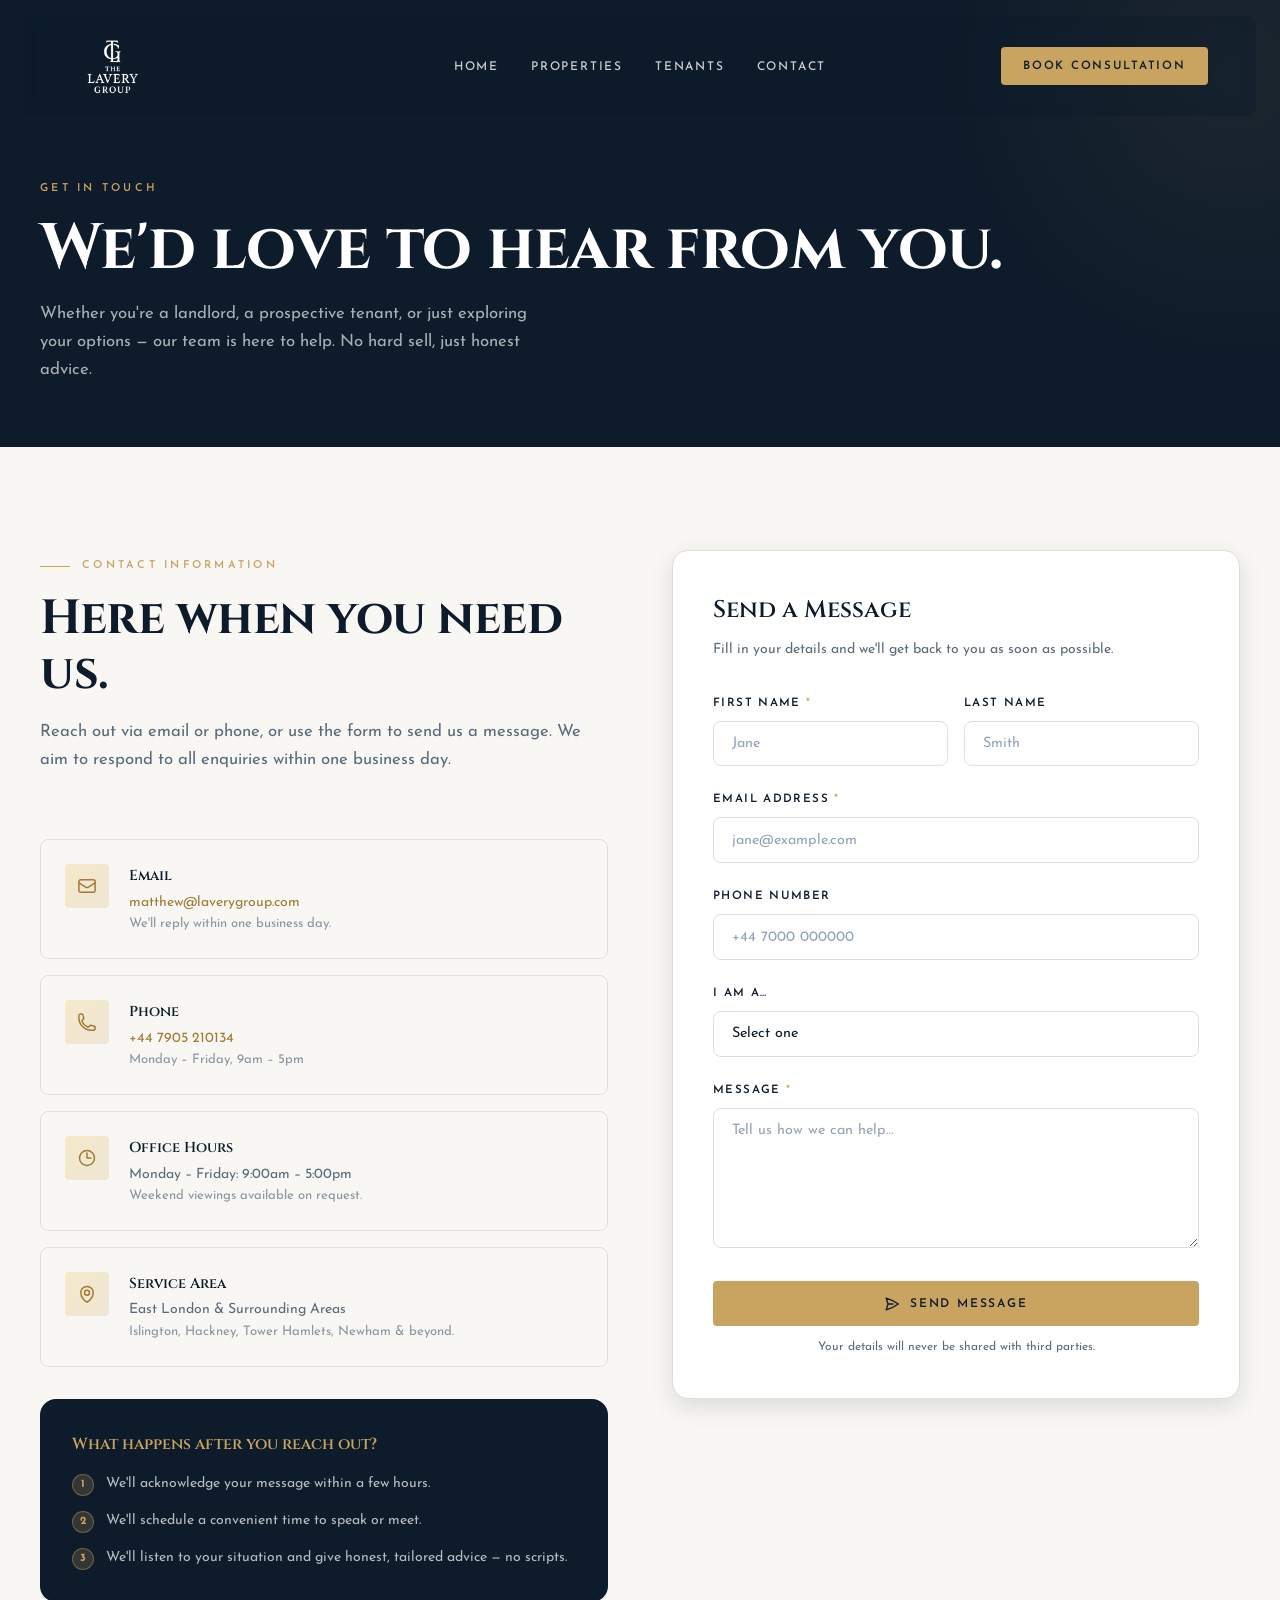
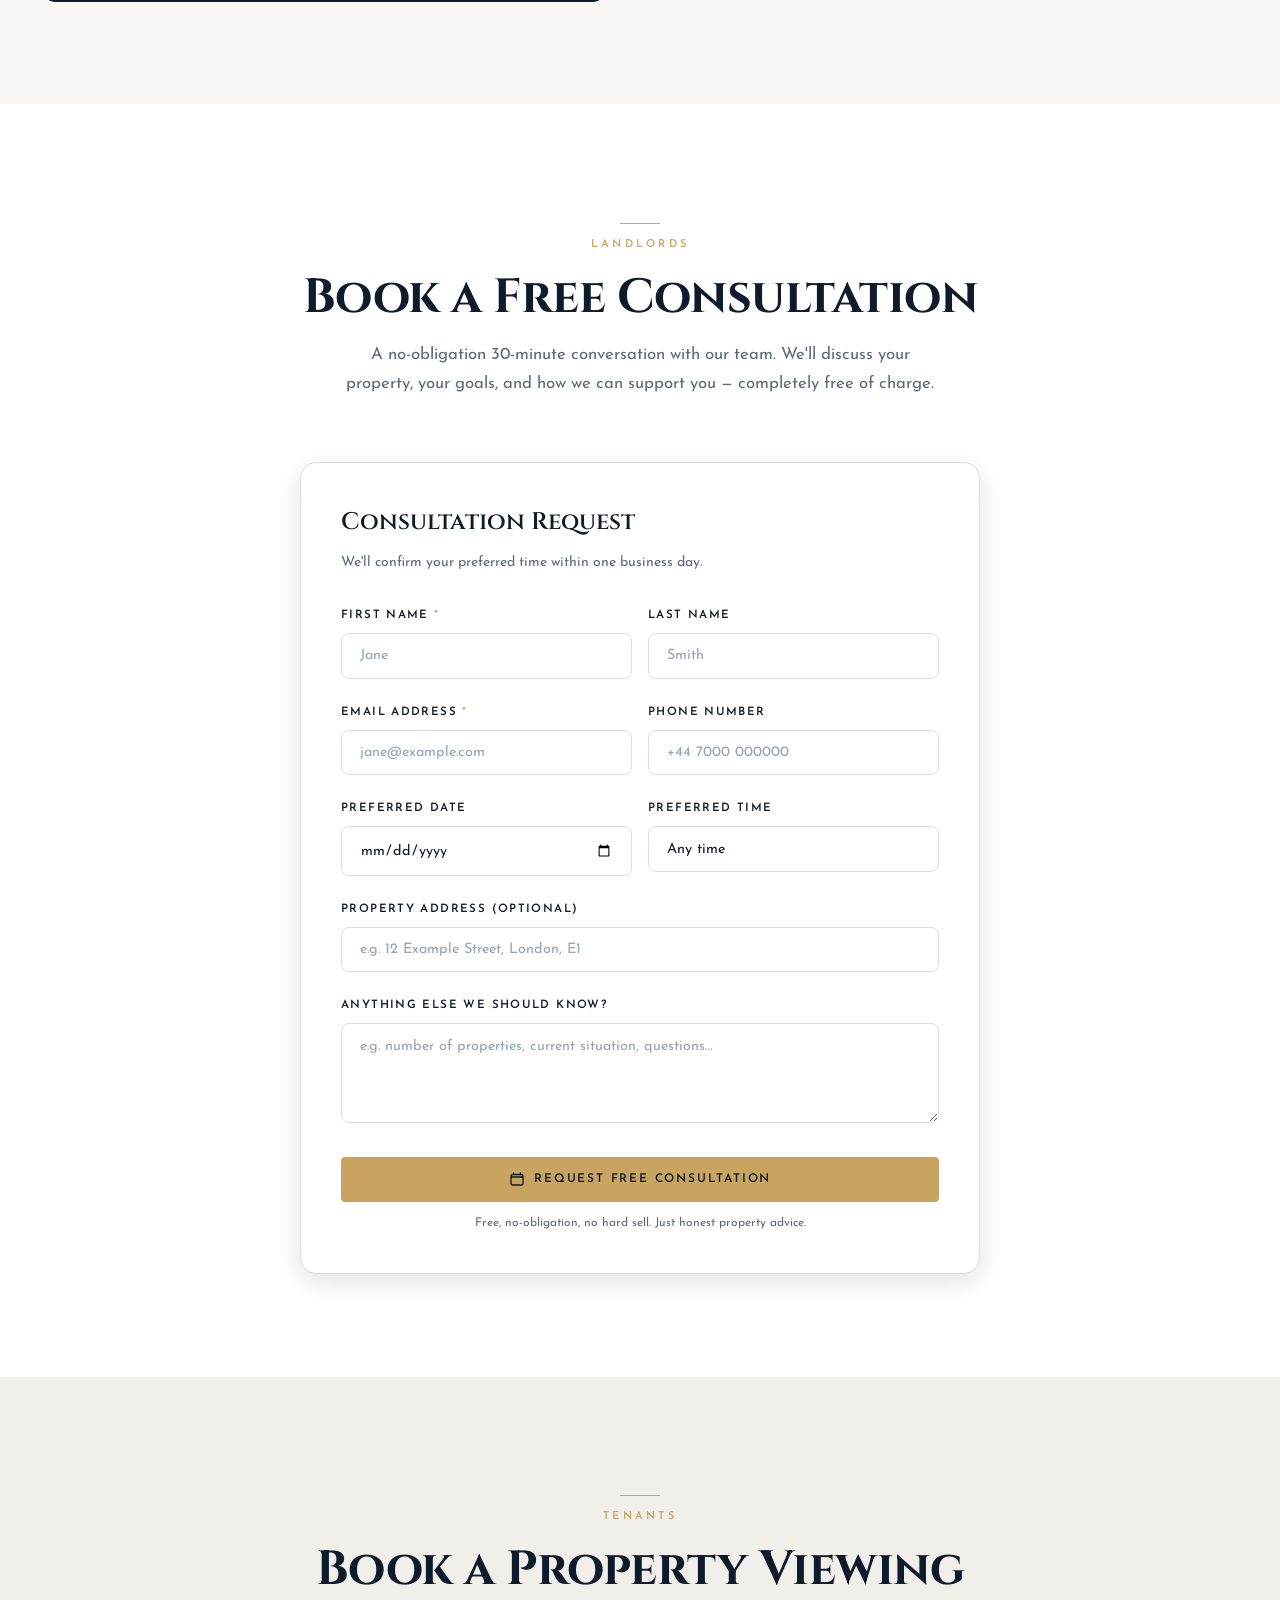
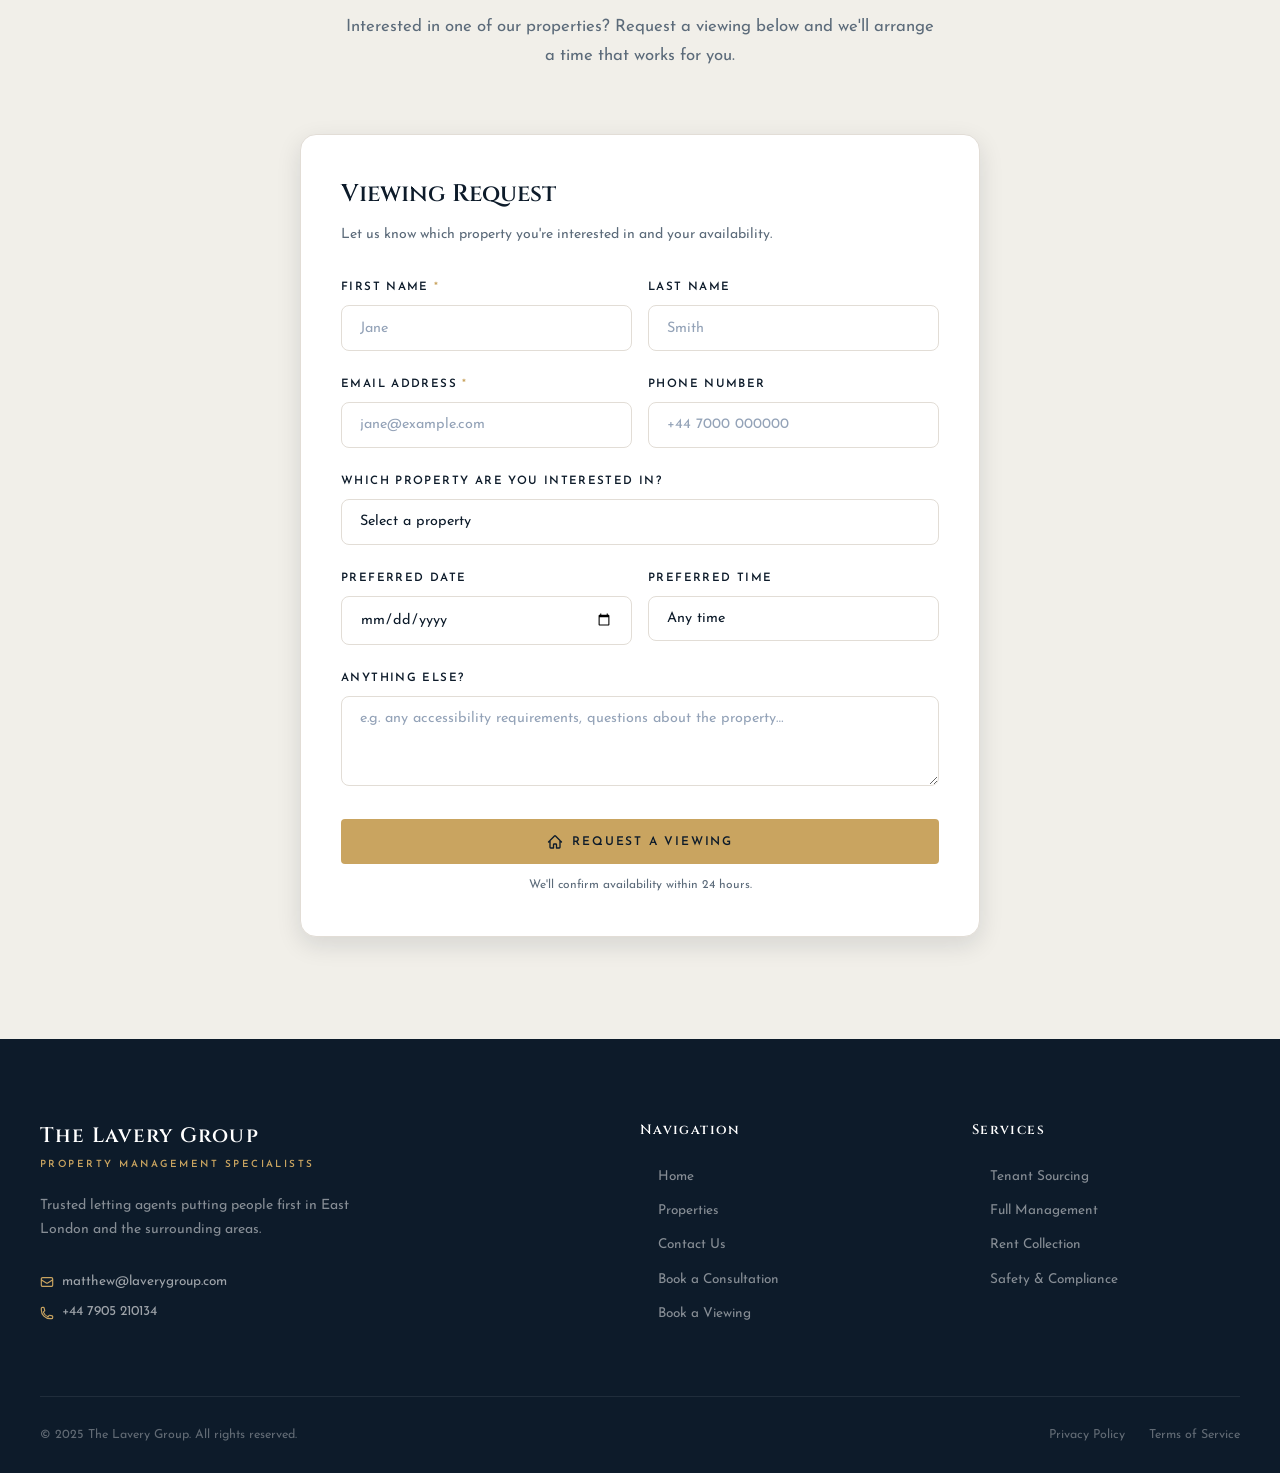
<file: contact.html>
<!DOCTYPE html>
<html lang="en">
<head>
  <meta charset="UTF-8">
  <meta name="viewport" content="width=device-width, initial-scale=1.0">
  <title>Contact & Book a Consultation — The Lavery Group</title>
  <meta name="description" content="Get in touch with The Lavery Group. Book a free 30-minute consultation, arrange a property viewing, or enquire about our letting and management services in East London.">
  <meta name="theme-color" content="#0D1B2A">
  <link rel="canonical" href="https://www.laverygroup.com/contact">

  <!-- Open Graph -->
  <meta property="og:title" content="Contact & Book a Consultation — The Lavery Group">
  <meta property="og:description" content="Book a free 30-minute consultation or property viewing with The Lavery Group, East London letting agents.">
  <meta property="og:image" content="https://static.wixstatic.com/media/83a797_4f2507a23af3403082304eda7502f715~mv2.jpg">
  <meta property="og:type" content="website">
  <meta property="og:url" content="https://www.laverygroup.com/contact">

  <script type="application/ld+json">
  {
    "@context": "https://schema.org",
    "@type": "ContactPage",
    "name": "Contact The Lavery Group",
    "description": "Book a consultation or property viewing with The Lavery Group, East London letting agents.",
    "url": "https://www.laverygroup.com/contact",
    "mainEntity": {
      "@type": "RealEstateAgent",
      "@id": "https://www.laverygroup.com/#organization",
      "name": "The Lavery Group",
      "url": "https://www.laverygroup.com",
      "email": "matthew@laverygroup.com",
      "telephone": "+447905210134",
      "openingHours": ["Mo-Fr 09:00-17:00"]
    }
  }
  </script>

  <link rel="icon" type="image/png" href="fav_TLG.png">
  <link rel="apple-touch-icon" href="fav_TLG.png">
  <link rel="stylesheet" href="css/styles.css">
</head>
<body>

  <!-- ====== NAV ====== -->
  <nav class="nav scrolled" aria-label="Main navigation">
    <div class="container">
      <div class="nav__inner">
        <a href="index.html" class="nav__logo" aria-label="The Lavery Group — Home">
          <img src="lavery_logo.png" alt="The Lavery Group" height="46">
        </a>
        <ul class="nav__links" role="list">
          <li><a href="index.html" class="nav__link">Home</a></li>
          <li><a href="properties.html" class="nav__link">Properties</a></li>
          <li><a href="contact.html" class="nav__link" aria-current="page">Tenants</a></li>
          <li><a href="contact.html" class="nav__link">Contact</a></li>
        </ul>
        <div class="nav__actions">
          <a href="#booking" class="nav__cta">Book Consultation</a>
          <button class="nav__hamburger" aria-label="Open menu" aria-expanded="false">
            <span></span><span></span><span></span>
          </button>
        </div>
      </div>
    </div>
  </nav>

  <!-- Mobile Menu -->
  <div class="nav__mobile" role="dialog" aria-label="Mobile navigation">
    <a href="index.html" class="nav__mobile-link">Home</a>
    <a href="properties.html" class="nav__mobile-link">Properties</a>
    <a href="contact.html" class="nav__mobile-link">Tenants</a>
    <a href="contact.html" class="nav__mobile-link">Contact</a>
    <a href="#booking" class="nav__mobile-link" style="color:var(--gold)">Book Consultation</a>
  </div>

  <!-- ====== PAGE HERO ====== -->
  <header class="page-hero">
    <div class="container">
      <p class="page-hero__eyebrow">Get in Touch</p>
      <h1 class="page-hero__title">We'd love to hear from you.</h1>
      <p class="page-hero__sub">Whether you're a landlord, a prospective tenant, or just exploring your options — our team is here to help. No hard sell, just honest advice.</p>
    </div>
  </header>

  <!-- ====== CONTACT GRID ====== -->
  <main class="section section--cream">
    <div class="container">
      <div class="contact-grid">

        <!-- Left: Info -->
        <div class="reveal reveal--left">
          <div class="section__header">
            <p class="section__eyebrow">Contact Information</p>
            <h2 class="section__title">Here when you need us.</h2>
            <p class="section__sub">Reach out via email or phone, or use the form to send us a message. We aim to respond to all enquiries within one business day.</p>
          </div>

          <div class="contact-info-cards">
            <div class="contact-info-card">
              <div class="contact-info-card__icon" aria-hidden="true">
                <svg xmlns="http://www.w3.org/2000/svg" fill="none" viewBox="0 0 24 24" stroke-width="1.8" stroke="currentColor"><path stroke-linecap="round" stroke-linejoin="round" d="M21.75 6.75v10.5a2.25 2.25 0 01-2.25 2.25h-15a2.25 2.25 0 01-2.25-2.25V6.75m19.5 0A2.25 2.25 0 0019.5 4.5h-15a2.25 2.25 0 00-2.25 2.25m19.5 0v.243a2.25 2.25 0 01-1.07 1.916l-7.5 4.615a2.25 2.25 0 01-2.36 0L3.32 8.91a2.25 2.25 0 01-1.07-1.916V6.75"/></svg>
              </div>
              <div>
                <div class="contact-info-card__title">Email</div>
                <div class="contact-info-card__detail">
                  <a href="mailto:matthew@laverygroup.com">matthew@laverygroup.com</a><br>
                  <span style="font-size:0.82rem; opacity:0.7;">We'll reply within one business day.</span>
                </div>
              </div>
            </div>

            <div class="contact-info-card">
              <div class="contact-info-card__icon" aria-hidden="true">
                <svg xmlns="http://www.w3.org/2000/svg" fill="none" viewBox="0 0 24 24" stroke-width="1.8" stroke="currentColor"><path stroke-linecap="round" stroke-linejoin="round" d="M2.25 6.75c0 8.284 6.716 15 15 15h2.25a2.25 2.25 0 002.25-2.25v-1.372c0-.516-.351-.966-.852-1.091l-4.423-1.106c-.44-.11-.902.055-1.173.417l-.97 1.293c-.282.376-.769.542-1.21.38a12.035 12.035 0 01-7.143-7.143c-.162-.441.004-.928.38-1.21l1.293-.97c.363-.271.527-.734.417-1.173L6.963 3.102a1.125 1.125 0 00-1.091-.852H4.5A2.25 2.25 0 002.25 4.5v2.25z"/></svg>
              </div>
              <div>
                <div class="contact-info-card__title">Phone</div>
                <div class="contact-info-card__detail">
                  <a href="tel:+447905210134">+44 7905 210134</a><br>
                  <span style="font-size:0.82rem; opacity:0.7;">Monday – Friday, 9am – 5pm</span>
                </div>
              </div>
            </div>

            <div class="contact-info-card">
              <div class="contact-info-card__icon" aria-hidden="true">
                <svg xmlns="http://www.w3.org/2000/svg" fill="none" viewBox="0 0 24 24" stroke-width="1.8" stroke="currentColor"><path stroke-linecap="round" stroke-linejoin="round" d="M12 6v6h4.5m4.5 0a9 9 0 11-18 0 9 9 0 0118 0z"/></svg>
              </div>
              <div>
                <div class="contact-info-card__title">Office Hours</div>
                <div class="contact-info-card__detail">
                  Monday – Friday: 9:00am – 5:00pm<br>
                  <span style="font-size:0.82rem; opacity:0.7;">Weekend viewings available on request.</span>
                </div>
              </div>
            </div>

            <div class="contact-info-card">
              <div class="contact-info-card__icon" aria-hidden="true">
                <svg xmlns="http://www.w3.org/2000/svg" fill="none" viewBox="0 0 24 24" stroke-width="1.8" stroke="currentColor"><path stroke-linecap="round" stroke-linejoin="round" d="M15 10.5a3 3 0 11-6 0 3 3 0 016 0z"/><path stroke-linecap="round" stroke-linejoin="round" d="M19.5 10.5c0 7.142-7.5 11.25-7.5 11.25S4.5 17.642 4.5 10.5a7.5 7.5 0 1115 0z"/></svg>
              </div>
              <div>
                <div class="contact-info-card__title">Service Area</div>
                <div class="contact-info-card__detail">
                  East London &amp; Surrounding Areas<br>
                  <span style="font-size:0.82rem; opacity:0.7;">Islington, Hackney, Tower Hamlets, Newham &amp; beyond.</span>
                </div>
              </div>
            </div>
          </div>

          <!-- What to expect -->
          <div style="background:var(--navy); border-radius:var(--radius-lg); padding:2rem; color:var(--white);">
            <h3 style="font-family:var(--font-heading); font-size:1rem; font-weight:600; color:var(--gold); margin-bottom:1rem;">What happens after you reach out?</h3>
            <ul style="display:flex; flex-direction:column; gap:0.875rem;">
              <li style="display:flex; gap:0.75rem; font-size:0.88rem; color:rgba(255,255,255,0.7); line-height:1.55;">
                <span style="width:22px; height:22px; border-radius:50%; background:rgba(201,164,96,0.2); border:1px solid rgba(201,164,96,0.4); display:flex; align-items:center; justify-content:center; font-size:0.68rem; font-weight:700; color:var(--gold); flex-shrink:0; margin-top:1px;">1</span>
                We'll acknowledge your message within a few hours.
              </li>
              <li style="display:flex; gap:0.75rem; font-size:0.88rem; color:rgba(255,255,255,0.7); line-height:1.55;">
                <span style="width:22px; height:22px; border-radius:50%; background:rgba(201,164,96,0.2); border:1px solid rgba(201,164,96,0.4); display:flex; align-items:center; justify-content:center; font-size:0.68rem; font-weight:700; color:var(--gold); flex-shrink:0; margin-top:1px;">2</span>
                We'll schedule a convenient time to speak or meet.
              </li>
              <li style="display:flex; gap:0.75rem; font-size:0.88rem; color:rgba(255,255,255,0.7); line-height:1.55;">
                <span style="width:22px; height:22px; border-radius:50%; background:rgba(201,164,96,0.2); border:1px solid rgba(201,164,96,0.4); display:flex; align-items:center; justify-content:center; font-size:0.68rem; font-weight:700; color:var(--gold); flex-shrink:0; margin-top:1px;">3</span>
                We'll listen to your situation and give honest, tailored advice — no scripts.
              </li>
            </ul>
          </div>
        </div>

        <!-- Right: General Enquiry Form -->
        <div class="reveal reveal--right">
          <div class="form-card">
            <h2 class="form-card__title">Send a Message</h2>
            <p class="form-card__sub">Fill in your details and we'll get back to you as soon as possible.</p>
            <form class="contact-form" novalidate>
              <div class="form-row">
                <div class="form-group">
                  <label for="c-fname">First Name <span aria-label="required" style="color:var(--gold);">*</span></label>
                  <input type="text" id="c-fname" class="form-control" placeholder="Jane" required>
                </div>
                <div class="form-group">
                  <label for="c-lname">Last Name</label>
                  <input type="text" id="c-lname" class="form-control" placeholder="Smith">
                </div>
              </div>
              <div class="form-group">
                <label for="c-email">Email Address <span aria-label="required" style="color:var(--gold);">*</span></label>
                <input type="email" id="c-email" class="form-control" placeholder="jane@example.com" required>
              </div>
              <div class="form-group">
                <label for="c-phone">Phone Number</label>
                <input type="tel" id="c-phone" class="form-control" placeholder="+44 7000 000000">
              </div>
              <div class="form-group">
                <label for="c-type">I am a…</label>
                <select id="c-type" class="form-control">
                  <option value="">Select one</option>
                  <option value="landlord">Landlord</option>
                  <option value="tenant">Prospective Tenant</option>
                  <option value="existing">Existing Client</option>
                  <option value="other">Other</option>
                </select>
              </div>
              <div class="form-group">
                <label for="c-message">Message <span aria-label="required" style="color:var(--gold);">*</span></label>
                <textarea id="c-message" class="form-control" placeholder="Tell us how we can help…" required></textarea>
              </div>
              <button type="submit" class="btn btn--gold" style="width:100%; justify-content:center;">
                <svg xmlns="http://www.w3.org/2000/svg" fill="none" viewBox="0 0 24 24" stroke-width="2" stroke="currentColor" aria-hidden="true"><path stroke-linecap="round" stroke-linejoin="round" d="M6 12L3.269 3.126A59.768 59.768 0 0121.485 12 59.77 59.77 0 013.27 20.876L5.999 12zm0 0h7.5"/></svg>
                Send Message
              </button>
              <p style="font-size:0.75rem; color:var(--text-muted); text-align:center; margin-top:0.75rem;">
                Your details will never be shared with third parties.
              </p>
            </form>
          </div>
        </div>

      </div>
    </div>
  </main>

  <!-- ====== BOOKING SECTION ====== -->
  <section class="section" id="booking">
    <div class="container">
      <div class="section__header section__header--center">
        <p class="section__eyebrow">Landlords</p>
        <h2 class="section__title">Book a Free Consultation</h2>
        <p class="section__sub">A no-obligation 30-minute conversation with our team. We'll discuss your property, your goals, and how we can support you — completely free of charge.</p>
      </div>

      <div style="max-width:680px; margin:0 auto;">
        <div class="form-card reveal">
          <h3 class="form-card__title">Consultation Request</h3>
          <p class="form-card__sub">We'll confirm your preferred time within one business day.</p>
          <form class="booking-form" novalidate>
            <div class="form-row">
              <div class="form-group">
                <label for="b-fname">First Name <span aria-label="required" style="color:var(--gold);">*</span></label>
                <input type="text" id="b-fname" class="form-control" placeholder="Jane" required>
              </div>
              <div class="form-group">
                <label for="b-lname">Last Name</label>
                <input type="text" id="b-lname" class="form-control" placeholder="Smith">
              </div>
            </div>
            <div class="form-row">
              <div class="form-group">
                <label for="b-email">Email Address <span aria-label="required" style="color:var(--gold);">*</span></label>
                <input type="email" id="b-email" class="form-control" placeholder="jane@example.com" required>
              </div>
              <div class="form-group">
                <label for="b-phone">Phone Number</label>
                <input type="tel" id="b-phone" class="form-control" placeholder="+44 7000 000000">
              </div>
            </div>
            <div class="form-row">
              <div class="form-group">
                <label for="b-date">Preferred Date</label>
                <input type="date" id="b-date" class="form-control">
              </div>
              <div class="form-group">
                <label for="b-time">Preferred Time</label>
                <select id="b-time" class="form-control">
                  <option value="">Any time</option>
                  <option>9:00am – 10:00am</option>
                  <option>10:00am – 11:00am</option>
                  <option>11:00am – 12:00pm</option>
                  <option>1:00pm – 2:00pm</option>
                  <option>2:00pm – 3:00pm</option>
                  <option>3:00pm – 4:00pm</option>
                  <option>4:00pm – 5:00pm</option>
                </select>
              </div>
            </div>
            <div class="form-group">
              <label for="b-property">Property Address (optional)</label>
              <input type="text" id="b-property" class="form-control" placeholder="e.g. 12 Example Street, London, E1">
            </div>
            <div class="form-group">
              <label for="b-notes">Anything else we should know?</label>
              <textarea id="b-notes" class="form-control" style="min-height:100px;" placeholder="e.g. number of properties, current situation, questions…"></textarea>
            </div>
            <button type="submit" class="btn btn--gold" style="width:100%; justify-content:center;">
              <svg xmlns="http://www.w3.org/2000/svg" fill="none" viewBox="0 0 24 24" stroke-width="2" stroke="currentColor" aria-hidden="true"><path stroke-linecap="round" stroke-linejoin="round" d="M6.75 3v2.25M17.25 3v2.25M3 18.75V7.5a2.25 2.25 0 012.25-2.25h13.5A2.25 2.25 0 0121 7.5v11.25m-18 0A2.25 2.25 0 005.25 21h13.5A2.25 2.25 0 0021 18.75m-18 0v-7.5A2.25 2.25 0 015.25 9h13.5A2.25 2.25 0 0121 11.25v7.5"/></svg>
              Request Free Consultation
            </button>
            <p style="font-size:0.75rem; color:var(--text-muted); text-align:center; margin-top:0.75rem;">Free, no-obligation, no hard sell. Just honest property advice.</p>
          </form>
        </div>
      </div>
    </div>
  </section>

  <!-- ====== VIEWING SECTION ====== -->
  <section class="section section--off" id="viewing">
    <div class="container">
      <div class="section__header section__header--center">
        <p class="section__eyebrow">Tenants</p>
        <h2 class="section__title">Book a Property Viewing</h2>
        <p class="section__sub">Interested in one of our properties? Request a viewing below and we'll arrange a time that works for you.</p>
      </div>

      <div style="max-width:680px; margin:0 auto;">
        <div class="form-card reveal">
          <h3 class="form-card__title">Viewing Request</h3>
          <p class="form-card__sub">Let us know which property you're interested in and your availability.</p>
          <form class="booking-form" id="viewing-form" novalidate>
            <div class="form-row">
              <div class="form-group">
                <label for="v-fname">First Name <span aria-label="required" style="color:var(--gold);">*</span></label>
                <input type="text" id="v-fname" class="form-control" placeholder="Jane" required>
              </div>
              <div class="form-group">
                <label for="v-lname">Last Name</label>
                <input type="text" id="v-lname" class="form-control" placeholder="Smith">
              </div>
            </div>
            <div class="form-row">
              <div class="form-group">
                <label for="v-email">Email Address <span aria-label="required" style="color:var(--gold);">*</span></label>
                <input type="email" id="v-email" class="form-control" placeholder="jane@example.com" required>
              </div>
              <div class="form-group">
                <label for="v-phone">Phone Number</label>
                <input type="tel" id="v-phone" class="form-control" placeholder="+44 7000 000000">
              </div>
            </div>
            <div class="form-group">
              <label for="v-property">Which property are you interested in?</label>
              <select id="v-property" class="form-control">
                <option value="">Select a property</option>
                <option>Cozy Minimalist Apartment — Myddelton Street, London (£1,000/mo)</option>
                <option>Myddelton Street — London (POA)</option>
                <option>Not sure yet — advise me</option>
              </select>
            </div>
            <div class="form-row">
              <div class="form-group">
                <label for="v-date">Preferred Date</label>
                <input type="date" id="v-date" class="form-control">
              </div>
              <div class="form-group">
                <label for="v-time">Preferred Time</label>
                <select id="v-time" class="form-control">
                  <option value="">Any time</option>
                  <option>9:00am – 11:00am</option>
                  <option>11:00am – 1:00pm</option>
                  <option>1:00pm – 3:00pm</option>
                  <option>3:00pm – 5:00pm</option>
                  <option>Weekend (by arrangement)</option>
                </select>
              </div>
            </div>
            <div class="form-group">
              <label for="v-notes">Anything else?</label>
              <textarea id="v-notes" class="form-control" style="min-height:90px;" placeholder="e.g. any accessibility requirements, questions about the property…"></textarea>
            </div>
            <button type="submit" class="btn btn--gold" style="width:100%; justify-content:center;">
              <svg xmlns="http://www.w3.org/2000/svg" fill="none" viewBox="0 0 24 24" stroke-width="2" stroke="currentColor" aria-hidden="true"><path stroke-linecap="round" stroke-linejoin="round" d="M2.25 12l8.954-8.955c.44-.439 1.152-.439 1.591 0L21.75 12M4.5 9.75v10.125c0 .621.504 1.125 1.125 1.125H9.75v-4.875c0-.621.504-1.125 1.125-1.125h2.25c.621 0 1.125.504 1.125 1.125V21h4.125c.621 0 1.125-.504 1.125-1.125V9.75"/></svg>
              Request a Viewing
            </button>
            <p style="font-size:0.75rem; color:var(--text-muted); text-align:center; margin-top:0.75rem;">We'll confirm availability within 24 hours.</p>
          </form>
        </div>
      </div>
    </div>
  </section>

  <!-- ====== FOOTER ====== -->
  <footer class="footer" aria-label="Site footer">
    <div class="container">
      <div class="footer__grid">
        <div>
          <div class="footer__brand-name">The Lavery Group</div>
          <div class="footer__brand-tag">Property Management Specialists</div>
          <p class="footer__desc">Trusted letting agents putting people first in East London and the surrounding areas.</p>
          <a href="mailto:matthew@laverygroup.com" class="footer__contact-link">
            <svg xmlns="http://www.w3.org/2000/svg" fill="none" viewBox="0 0 24 24" stroke-width="2" stroke="currentColor" aria-hidden="true"><path stroke-linecap="round" stroke-linejoin="round" d="M21.75 6.75v10.5a2.25 2.25 0 01-2.25 2.25h-15a2.25 2.25 0 01-2.25-2.25V6.75m19.5 0A2.25 2.25 0 0019.5 4.5h-15a2.25 2.25 0 00-2.25 2.25m19.5 0v.243a2.25 2.25 0 01-1.07 1.916l-7.5 4.615a2.25 2.25 0 01-2.36 0L3.32 8.91a2.25 2.25 0 01-1.07-1.916V6.75"/></svg>
            matthew@laverygroup.com
          </a>
          <a href="tel:+447905210134" class="footer__contact-link">
            <svg xmlns="http://www.w3.org/2000/svg" fill="none" viewBox="0 0 24 24" stroke-width="2" stroke="currentColor" aria-hidden="true"><path stroke-linecap="round" stroke-linejoin="round" d="M2.25 6.75c0 8.284 6.716 15 15 15h2.25a2.25 2.25 0 002.25-2.25v-1.372c0-.516-.351-.966-.852-1.091l-4.423-1.106c-.44-.11-.902.055-1.173.417l-.97 1.293c-.282.376-.769.542-1.21.38a12.035 12.035 0 01-7.143-7.143c-.162-.441.004-.928.38-1.21l1.293-.97c.363-.271.527-.734.417-1.173L6.963 3.102a1.125 1.125 0 00-1.091-.852H4.5A2.25 2.25 0 002.25 4.5v2.25z"/></svg>
            +44 7905 210134
          </a>
        </div>
        <div>
          <h3 class="footer__heading">Navigation</h3>
          <ul class="footer__links" role="list">
            <li><a href="index.html" class="footer__link">Home</a></li>
            <li><a href="properties.html" class="footer__link">Properties</a></li>
            <li><a href="contact.html" class="footer__link">Contact Us</a></li>
            <li><a href="#booking" class="footer__link">Book a Consultation</a></li>
            <li><a href="#viewing" class="footer__link">Book a Viewing</a></li>
          </ul>
        </div>
        <div>
          <h3 class="footer__heading">Services</h3>
          <ul class="footer__links" role="list">
            <li><a href="index.html#services" class="footer__link">Tenant Sourcing</a></li>
            <li><a href="index.html#services" class="footer__link">Full Management</a></li>
            <li><a href="index.html#services" class="footer__link">Rent Collection</a></li>
            <li><a href="index.html#services" class="footer__link">Safety &amp; Compliance</a></li>
          </ul>
        </div>
      </div>
      <div class="footer__bottom">
        <p class="footer__copy">&copy; 2025 The Lavery Group. All rights reserved.</p>
        <nav class="footer__legal" aria-label="Legal links">
          <a href="#">Privacy Policy</a>
          <a href="#">Terms of Service</a>
        </nav>
      </div>
    </div>
  </footer>

  <script src="js/main.js"></script>
</body>
</html>
</file>
<file: css/styles.css>
/* ===================================================
   THE LAVERY GROUP — Global Design System
   Navy + Warm Gold | Cinzel + Josefin Sans
=================================================== */

@import url('https://fonts.googleapis.com/css2?family=Cinzel:wght@400;500;600;700&family=Josefin+Sans:ital,wght@0,300;0,400;0,500;0,600;0,700;1,300;1,400&display=swap');

/* --- Custom Properties --- */
:root {
  --navy:        #0D1B2A;
  --navy-mid:    #1A2F45;
  --navy-light:  #263C52;
  --gold:        #C9A460;
  --gold-light:  #E8C97B;
  --gold-pale:   #F5E9C8;
  --gold-dark:   #A07B34;
  --cream:       #F8F7F4;
  --off-white:   #F1EFE9;
  --white:       #FFFFFF;
  --slate:       #64748B;
  --slate-light: #94A3B8;
  --border:      #E2DDD6;
  --text-primary: #0D1B2A;
  --text-muted:   #5C6B7A;

  --font-heading: 'Cinzel', Georgia, serif;
  --font-body:    'Josefin Sans', system-ui, sans-serif;

  --nav-h: 100px;
  --section-gap: clamp(4rem, 8vw, 8rem);
  --container: 1200px;
  --radius-sm: 4px;
  --radius-md: 8px;
  --radius-lg: 16px;

  --shadow-sm:  0 2px 8px rgba(13,27,42,0.08);
  --shadow-md:  0 8px 24px rgba(13,27,42,0.12);
  --shadow-lg:  0 20px 60px rgba(13,27,42,0.18);
  --shadow-gold: 0 4px 20px rgba(201,164,96,0.25);

  --ease-out:    cubic-bezier(0.16, 1, 0.3, 1);
  --ease-in-out: cubic-bezier(0.4, 0, 0.2, 1);
  --dur-fast:    150ms;
  --dur-normal:  300ms;
  --dur-slow:    600ms;
}

/* --- Reset --- */
*, *::before, *::after { box-sizing: border-box; margin: 0; padding: 0; }
html { scroll-behavior: smooth; -webkit-text-size-adjust: 100%; }
body {
  font-family: var(--font-body);
  font-size: 1rem;
  line-height: 1.65;
  color: var(--text-primary);
  background: var(--white);
  overflow-x: hidden;
}
img { max-width: 100%; height: auto; display: block; }
a { color: inherit; text-decoration: none; }
button { font-family: inherit; cursor: pointer; border: none; background: none; }
ul { list-style: none; }
input, textarea, select { font-family: inherit; }

/* --- Reduced Motion --- */
@media (prefers-reduced-motion: reduce) {
  *, *::before, *::after {
    animation-duration: 0.01ms !important;
    animation-iteration-count: 1 !important;
    transition-duration: 0.01ms !important;
    scroll-behavior: auto !important;
  }
}

/* --- Container --- */
.container {
  width: min(var(--container), 100% - 2rem);
  margin-inline: auto;
}
.container--wide { --container: 1400px; }
.container--narrow { --container: 800px; }

/* ===================================================
   NAVIGATION
=================================================== */
.nav {
  position: fixed;
  top: 1rem; left: 1.5rem; right: 1.5rem;
  z-index: 100;
  height: var(--nav-h);
  border-radius: var(--radius-md);
  background: rgba(13, 27, 42, 0.35);
  backdrop-filter: blur(6px);
  transition: background var(--dur-normal) var(--ease-in-out),
              box-shadow var(--dur-normal) var(--ease-in-out),
              top var(--dur-normal) var(--ease-in-out);
}
.nav.scrolled {
  background: rgba(13, 27, 42, 0.97);
  backdrop-filter: blur(16px);
  box-shadow: 0 1px 0 rgba(201,164,96,0.2), var(--shadow-lg);
  top: 0.75rem;
}
.nav__inner {
  position: relative;
  display: flex;
  align-items: center;
  height: var(--nav-h);
  padding: 0 2rem;
}
.nav__logo {
  display: flex;
  align-items: center;
  flex-shrink: 0;
  z-index: 1;
}
.nav__logo img {
  height: 80px;
  width: auto;
  display: block;
  filter: brightness(0) invert(1);
}
.nav__links {
  position: absolute;
  left: 50%;
  transform: translateX(-50%);
  display: flex;
  align-items: center;
  gap: 2rem;
}
.nav__link {
  font-size: 0.75rem;
  font-weight: 500;
  letter-spacing: 0.15em;
  text-transform: uppercase;
  color: rgba(255,255,255,0.8);
  transition: color var(--dur-fast);
  position: relative;
}
.nav__link::after {
  content: '';
  position: absolute;
  bottom: -4px; left: 0; right: 100%;
  height: 1px;
  background: var(--gold);
  transition: right var(--dur-normal) var(--ease-out);
}
.nav__link:hover { color: var(--gold); }
.nav__link:hover::after { right: 0; }
.nav__actions {
  display: flex;
  align-items: center;
  gap: 1rem;
  margin-left: auto;
  z-index: 1;
}

.nav__cta {
  font-size: 0.72rem;
  font-weight: 600;
  letter-spacing: 0.15em;
  text-transform: uppercase;
  color: var(--navy);
  background: var(--gold);
  padding: 0.6rem 1.4rem;
  border-radius: var(--radius-sm);
  transition: background var(--dur-fast), box-shadow var(--dur-fast);
}
.nav__cta:hover {
  background: var(--gold-light);
  box-shadow: var(--shadow-gold);
  color: var(--navy);
}

/* Hamburger */
.nav__hamburger {
  display: none;
  flex-direction: column;
  gap: 5px;
  padding: 8px;
  cursor: pointer;
}
.nav__hamburger span {
  display: block;
  width: 24px;
  height: 2px;
  background: var(--white);
  border-radius: 2px;
  transition: transform var(--dur-normal) var(--ease-out),
              opacity var(--dur-fast);
}
.nav__hamburger.open span:nth-child(1) { transform: translateY(7px) rotate(45deg); }
.nav__hamburger.open span:nth-child(2) { opacity: 0; }
.nav__hamburger.open span:nth-child(3) { transform: translateY(-7px) rotate(-45deg); }

/* Mobile menu */
.nav__mobile {
  display: none;
  position: fixed;
  inset: 0;
  z-index: 99;
  background: var(--navy);
  flex-direction: column;
  align-items: center;
  justify-content: center;
  gap: 2.5rem;
  opacity: 0;
  pointer-events: none;
  transition: opacity var(--dur-normal) var(--ease-in-out);
}
.nav__mobile.open {
  opacity: 1;
  pointer-events: auto;
}
.nav__mobile-link {
  font-family: var(--font-heading);
  font-size: clamp(1.8rem, 5vw, 3rem);
  color: var(--white);
  letter-spacing: 0.06em;
  transition: color var(--dur-fast);
}
.nav__mobile-link:hover { color: var(--gold); }

/* ===================================================
   HERO
=================================================== */
.hero {
  position: relative;
  min-height: 100svh;
  display: flex;
  align-items: center;
  overflow: hidden;
}
.hero__bg {
  position: absolute;
  inset: 0;
  background-size: cover;
  background-position: center;
  will-change: transform;
}
.hero__overlay {
  position: absolute;
  inset: 0;
  background: linear-gradient(
    135deg,
    rgba(13,27,42,0.82) 0%,
    rgba(13,27,42,0.55) 60%,
    rgba(13,27,42,0.35) 100%
  );
}
.hero__content {
  position: relative;
  z-index: 2;
  padding-top: calc(var(--nav-h) + 2rem);
}
.hero__eyebrow {
  display: inline-flex;
  align-items: center;
  gap: 0.75rem;
  font-size: 0.68rem;
  font-weight: 600;
  letter-spacing: 0.3em;
  text-transform: uppercase;
  color: var(--gold);
  margin-bottom: 1.5rem;
  opacity: 0;
  transform: translateY(20px);
  animation: fadeUp 0.8s var(--ease-out) 0.3s forwards;
}
.hero__eyebrow::before {
  content: '';
  display: block;
  width: 40px;
  height: 1px;
  background: var(--gold);
}
.hero__title {
  font-family: var(--font-heading);
  font-size: clamp(2.5rem, 7vw, 90px);
  font-weight: 700;
  line-height: 1.0;
  letter-spacing: -0.02em;
  color: var(--white);
  margin-bottom: 1.5rem;
}
.hero__title .line {
  display: block;
  overflow: hidden;
}
.hero__title .line-inner {
  display: block;
  transform: translateY(100%);
  animation: slideUp 1s var(--ease-out) forwards;
}
.hero__title .line:nth-child(1) .line-inner { animation-delay: 0.5s; }
.hero__title .line:nth-child(2) .line-inner { animation-delay: 0.65s; }
.hero__title .line:nth-child(3) .line-inner { animation-delay: 0.8s; }
.hero__title em {
  font-style: normal;
  color: var(--gold);
}
.hero__sub {
  font-size: clamp(1rem, 2vw, 1.2rem);
  font-weight: 300;
  color: rgba(255,255,255,0.75);
  max-width: 520px;
  line-height: 1.7;
  margin-bottom: 2.5rem;
  opacity: 0;
  transform: translateY(20px);
  animation: fadeUp 0.8s var(--ease-out) 1.1s forwards;
}
.hero__actions {
  display: flex;
  flex-wrap: wrap;
  gap: 1rem;
  opacity: 0;
  transform: translateY(20px);
  animation: fadeUp 0.8s var(--ease-out) 1.3s forwards;
}
.hero__scroll {
  position: absolute;
  bottom: 2rem;
  left: 50%;
  transform: translateX(-50%);
  display: flex;
  flex-direction: column;
  align-items: center;
  gap: 0.5rem;
  color: rgba(255,255,255,0.5);
  font-size: 0.65rem;
  letter-spacing: 0.2em;
  text-transform: uppercase;
  z-index: 2;
  animation: pulse 2s ease-in-out infinite;
}
.hero__scroll-line {
  width: 1px;
  height: 50px;
  background: linear-gradient(to bottom, rgba(201,164,96,0.8), transparent);
}

/* Page Hero (inner pages) */
.page-hero {
  position: relative;
  padding: calc(var(--nav-h) + 5rem) 0 4rem;
  background: var(--navy);
  overflow: hidden;
}
.page-hero::before {
  content: '';
  position: absolute;
  top: -50%;
  right: -20%;
  width: 600px;
  height: 600px;
  background: radial-gradient(circle, rgba(201,164,96,0.08) 0%, transparent 70%);
  pointer-events: none;
}
.page-hero__eyebrow {
  font-size: 0.68rem;
  font-weight: 600;
  letter-spacing: 0.3em;
  text-transform: uppercase;
  color: var(--gold);
  margin-bottom: 1rem;
}
.page-hero__title {
  font-family: var(--font-heading);
  font-size: clamp(2.2rem, 5vw, 4rem);
  font-weight: 700;
  color: var(--white);
  line-height: 1.1;
  letter-spacing: -0.01em;
}
.page-hero__sub {
  font-size: 1.05rem;
  color: rgba(255,255,255,0.65);
  margin-top: 1rem;
  max-width: 500px;
}

/* ===================================================
   BUTTONS
=================================================== */
.btn {
  display: inline-flex;
  align-items: center;
  gap: 0.6rem;
  font-family: var(--font-body);
  font-size: 0.75rem;
  font-weight: 600;
  letter-spacing: 0.15em;
  text-transform: uppercase;
  padding: 0.9rem 2rem;
  border-radius: var(--radius-sm);
  cursor: pointer;
  transition: all var(--dur-normal) var(--ease-out);
  white-space: nowrap;
}
.btn--gold {
  background: var(--gold);
  color: var(--navy);
}
.btn--gold:hover {
  background: var(--gold-light);
  box-shadow: var(--shadow-gold);
  transform: translateY(-2px);
}
.btn--outline {
  background: transparent;
  color: var(--white);
  border: 1px solid rgba(255,255,255,0.4);
}
.btn--outline:hover {
  border-color: var(--gold);
  color: var(--gold);
  transform: translateY(-2px);
}
.btn--navy {
  background: var(--navy);
  color: var(--white);
}
.btn--navy:hover {
  background: var(--navy-mid);
  transform: translateY(-2px);
  box-shadow: var(--shadow-md);
}
.btn--ghost {
  background: transparent;
  color: var(--gold);
  border: 1px solid var(--gold);
}
.btn--ghost:hover {
  background: var(--gold);
  color: var(--navy);
}
.btn svg { width: 16px; height: 16px; flex-shrink: 0; }

/* ===================================================
   MARQUEE STRIP
=================================================== */
.marquee-strip {
  background: var(--navy);
  padding: 1rem 0;
  overflow: hidden;
  border-top: 1px solid rgba(201,164,96,0.2);
  border-bottom: 1px solid rgba(201,164,96,0.2);
}
.marquee-track {
  display: flex;
  width: max-content;
  animation: marquee 30s linear infinite;
}
.marquee-item {
  display: flex;
  align-items: center;
  gap: 1.5rem;
  padding: 0 2rem;
  font-size: 0.7rem;
  font-weight: 600;
  letter-spacing: 0.2em;
  text-transform: uppercase;
  color: rgba(255,255,255,0.5);
  white-space: nowrap;
}
.marquee-item::after {
  content: '';
  display: block;
  width: 4px;
  height: 4px;
  border-radius: 50%;
  background: var(--gold);
  flex-shrink: 0;
}

/* ===================================================
   SECTIONS
=================================================== */
.section { padding: var(--section-gap) 0; }
.section--dark {
  background: var(--navy);
  color: var(--white);
}
.section--cream { background: var(--cream); }
.section--off { background: var(--off-white); }

.section__header { margin-bottom: clamp(2.5rem, 5vw, 4rem); }
.section__header--center { text-align: center; }

.section__eyebrow {
  display: inline-flex;
  align-items: center;
  gap: 0.75rem;
  font-size: 0.68rem;
  font-weight: 600;
  letter-spacing: 0.3em;
  text-transform: uppercase;
  color: var(--gold);
  margin-bottom: 1rem;
}
.section__eyebrow::before {
  content: '';
  display: block;
  width: 30px;
  height: 1px;
  background: var(--gold);
}
.section__header--center .section__eyebrow { flex-direction: column; }
.section__header--center .section__eyebrow::before {
  width: 40px;
  height: 1px;
}

.section__title {
  font-family: var(--font-heading);
  font-size: clamp(2rem, 4vw, 3rem);
  font-weight: 700;
  line-height: 1.15;
  letter-spacing: -0.01em;
}
.section--dark .section__title { color: var(--white); }
.section__sub {
  margin-top: 1rem;
  font-size: 1.05rem;
  color: var(--text-muted);
  max-width: 600px;
  line-height: 1.7;
}
.section--dark .section__sub { color: rgba(255,255,255,0.65); }
.section__header--center .section__sub { margin-inline: auto; }

/* ===================================================
   CARDS
=================================================== */
/* Service Card */
.service-card {
  background: var(--white);
  border: 1px solid var(--border);
  border-radius: var(--radius-lg);
  padding: 2.5rem;
  position: relative;
  overflow: hidden;
  transition: transform var(--dur-normal) var(--ease-out),
              box-shadow var(--dur-normal) var(--ease-out),
              border-color var(--dur-normal);
  cursor: default;
}
.service-card::before {
  content: '';
  position: absolute;
  bottom: 0; left: 0; right: 0;
  height: 3px;
  background: linear-gradient(90deg, var(--gold), var(--gold-light));
  transform: scaleX(0);
  transform-origin: left;
  transition: transform var(--dur-normal) var(--ease-out);
}
.service-card:hover {
  transform: translateY(-6px);
  box-shadow: var(--shadow-lg);
  border-color: transparent;
}
.service-card:hover::before { transform: scaleX(1); }
.service-card__icon {
  width: 52px;
  height: 52px;
  border-radius: var(--radius-md);
  background: linear-gradient(135deg, var(--gold-pale), rgba(201,164,96,0.15));
  display: flex;
  align-items: center;
  justify-content: center;
  margin-bottom: 1.5rem;
}
.service-card__icon svg {
  width: 24px;
  height: 24px;
  color: var(--gold-dark);
}
.service-card__number {
  position: absolute;
  top: 1.5rem;
  right: 2rem;
  font-family: var(--font-heading);
  font-size: 4rem;
  font-weight: 700;
  color: rgba(13,27,42,0.04);
  line-height: 1;
  pointer-events: none;
  user-select: none;
}
.service-card__title {
  font-family: var(--font-heading);
  font-size: 1.2rem;
  font-weight: 600;
  letter-spacing: 0.03em;
  margin-bottom: 0.75rem;
  color: var(--navy);
}
.service-card__text {
  font-size: 0.9rem;
  color: var(--text-muted);
  line-height: 1.7;
}

/* Property Card */
.property-card {
  background: var(--white);
  border-radius: var(--radius-lg);
  overflow: hidden;
  box-shadow: var(--shadow-sm);
  border: 1px solid var(--border);
  transition: transform var(--dur-normal) var(--ease-out),
              box-shadow var(--dur-normal) var(--ease-out);
  cursor: pointer;
}
.property-card:hover {
  transform: translateY(-8px);
  box-shadow: var(--shadow-lg);
}
.property-card__img {
  position: relative;
  aspect-ratio: 16/10;
  overflow: hidden;
}
.property-card__img img {
  width: 100%;
  height: 100%;
  object-fit: cover;
  transition: transform 0.8s var(--ease-out);
}
.property-card:hover .property-card__img img { transform: scale(1.06); }
.property-card__badge {
  position: absolute;
  top: 1rem;
  left: 1rem;
  font-size: 0.65rem;
  font-weight: 700;
  letter-spacing: 0.15em;
  text-transform: uppercase;
  padding: 0.3rem 0.8rem;
  border-radius: 2px;
  background: var(--gold);
  color: var(--navy);
}
.property-card__body { padding: 1.75rem; }
.property-card__price {
  font-family: var(--font-heading);
  font-size: 1.5rem;
  font-weight: 700;
  color: var(--navy);
  margin-bottom: 0.25rem;
}
.property-card__price span {
  font-family: var(--font-body);
  font-size: 0.8rem;
  font-weight: 400;
  color: var(--text-muted);
}
.property-card__address {
  font-size: 0.85rem;
  color: var(--text-muted);
  margin-bottom: 1.25rem;
  display: flex;
  align-items: flex-start;
  gap: 0.4rem;
}
.property-card__address svg { width: 14px; height: 14px; flex-shrink: 0; margin-top: 3px; color: var(--gold); }
.property-card__features {
  display: flex;
  gap: 1.25rem;
  padding-top: 1.25rem;
  border-top: 1px solid var(--border);
}
.property-card__feat {
  display: flex;
  align-items: center;
  gap: 0.4rem;
  font-size: 0.8rem;
  color: var(--text-muted);
  font-weight: 500;
}
.property-card__feat svg { width: 16px; height: 16px; color: var(--gold-dark); }

/* ===================================================
   STATS STRIP
=================================================== */
.stats-strip {
  background: linear-gradient(135deg, var(--navy) 0%, var(--navy-mid) 100%);
  padding: 4rem 0;
  border-top: 1px solid rgba(201,164,96,0.15);
  border-bottom: 1px solid rgba(201,164,96,0.15);
}
.stats-grid {
  display: grid;
  grid-template-columns: repeat(4, 1fr);
  gap: 2rem;
  text-align: center;
}
.stat__number {
  font-family: var(--font-heading);
  font-size: clamp(2.5rem, 5vw, 4rem);
  font-weight: 700;
  color: var(--gold);
  line-height: 1;
  margin-bottom: 0.5rem;
}
.stat__label {
  font-size: 0.72rem;
  font-weight: 600;
  letter-spacing: 0.2em;
  text-transform: uppercase;
  color: rgba(255,255,255,0.55);
}
.stats-divider {
  width: 1px;
  background: rgba(201,164,96,0.15);
  margin: 0 auto;
}

/* ===================================================
   ABOUT SPLIT
=================================================== */
.about-split {
  display: grid;
  grid-template-columns: 1fr 1fr;
  gap: clamp(3rem, 6vw, 6rem);
  align-items: center;
}
.about-split--reverse { direction: rtl; }
.about-split--reverse > * { direction: ltr; }
.about-img {
  position: relative;
  border-radius: var(--radius-lg);
  overflow: hidden;
  aspect-ratio: 4/5;
}
.about-img img {
  width: 100%;
  height: 100%;
  object-fit: cover;
}
.about-img__accent {
  position: absolute;
  bottom: -1.5rem;
  right: -1.5rem;
  width: 160px;
  height: 160px;
  border-radius: var(--radius-md);
  background: linear-gradient(135deg, var(--gold), var(--gold-light));
  z-index: -1;
}
.about-img__badge {
  position: absolute;
  bottom: 2rem;
  left: 2rem;
  background: rgba(13,27,42,0.9);
  backdrop-filter: blur(8px);
  border: 1px solid rgba(201,164,96,0.3);
  border-radius: var(--radius-md);
  padding: 1rem 1.5rem;
  color: var(--white);
}
.about-img__badge strong {
  display: block;
  font-family: var(--font-heading);
  font-size: 1.8rem;
  color: var(--gold);
}
.about-img__badge span {
  font-size: 0.72rem;
  font-weight: 600;
  letter-spacing: 0.15em;
  text-transform: uppercase;
  color: rgba(255,255,255,0.7);
}
.about-list {
  display: flex;
  flex-direction: column;
  gap: 1rem;
  margin: 2rem 0;
}
.about-list__item {
  display: flex;
  align-items: flex-start;
  gap: 1rem;
}
.about-list__icon {
  width: 24px;
  height: 24px;
  flex-shrink: 0;
  border-radius: 50%;
  background: var(--gold-pale);
  display: flex;
  align-items: center;
  justify-content: center;
  margin-top: 2px;
}
.about-list__icon svg { width: 13px; height: 13px; color: var(--gold-dark); }
.about-list__text {
  font-size: 0.92rem;
  color: var(--text-muted);
  line-height: 1.6;
}
.about-list__text strong { color: var(--text-primary); font-weight: 600; }

/* ===================================================
   CTA BANNER
=================================================== */
.cta-banner {
  position: relative;
  padding: clamp(4rem, 8vw, 7rem) 0;
  overflow: hidden;
  background: linear-gradient(135deg, var(--navy) 0%, var(--navy-mid) 100%);
}
.cta-banner::before {
  content: '';
  position: absolute;
  inset: 0;
  background: url("data:image/svg+xml,%3Csvg width='60' height='60' viewBox='0 0 60 60' xmlns='http://www.w3.org/2000/svg'%3E%3Cg fill='none' fill-rule='evenodd'%3E%3Cg fill='%23C9A460' fill-opacity='0.04'%3E%3Cpath d='M36 34v-4h-2v4h-4v2h4v4h2v-4h4v-2h-4zm0-30V0h-2v4h-4v2h4v4h2V6h4V4h-4zM6 34v-4H4v4H0v2h4v4h2v-4h4v-2H6zM6 4V0H4v4H0v2h4v4h2V6h4V4H6z'/%3E%3C/g%3E%3C/g%3E%3C/svg%3E");
}
.cta-banner__gold-line {
  position: absolute;
  top: 0; left: 0; right: 0;
  height: 2px;
  background: linear-gradient(90deg, transparent, var(--gold), transparent);
}
.cta-banner__content {
  position: relative;
  text-align: center;
  max-width: 700px;
  margin: 0 auto;
}
.cta-banner__title {
  font-family: var(--font-heading);
  font-size: clamp(2rem, 4vw, 3.5rem);
  font-weight: 700;
  color: var(--white);
  line-height: 1.15;
  margin-bottom: 1.25rem;
}
.cta-banner__title em {
  font-style: normal;
  color: var(--gold);
}
.cta-banner__text {
  font-size: 1rem;
  color: rgba(255,255,255,0.65);
  margin-bottom: 2.5rem;
  line-height: 1.7;
}
.cta-banner__actions {
  display: flex;
  flex-wrap: wrap;
  justify-content: center;
  gap: 1rem;
}

/* ===================================================
   TESTIMONIAL
=================================================== */
.testimonial-card {
  background: var(--white);
  border-radius: var(--radius-lg);
  padding: 2.5rem;
  border: 1px solid var(--border);
  position: relative;
}
.testimonial-card::before {
  content: '"';
  position: absolute;
  top: -0.5rem;
  left: 2rem;
  font-family: Georgia, serif;
  font-size: 8rem;
  line-height: 1;
  color: var(--gold-pale);
  pointer-events: none;
}
.testimonial-card__text {
  font-size: 0.95rem;
  line-height: 1.75;
  color: var(--text-muted);
  position: relative;
  margin-bottom: 2rem;
}
.testimonial-card__author {
  display: flex;
  align-items: center;
  gap: 1rem;
}
.testimonial-card__avatar {
  width: 48px;
  height: 48px;
  border-radius: 50%;
  background: linear-gradient(135deg, var(--gold-pale), var(--gold));
  display: flex;
  align-items: center;
  justify-content: center;
  font-family: var(--font-heading);
  font-size: 1.1rem;
  font-weight: 700;
  color: var(--navy);
  flex-shrink: 0;
}
.testimonial-card__name {
  font-family: var(--font-heading);
  font-size: 0.95rem;
  font-weight: 600;
  color: var(--navy);
}
.testimonial-card__role {
  font-size: 0.78rem;
  color: var(--text-muted);
  margin-top: 2px;
}
.stars {
  display: flex;
  gap: 3px;
  margin-bottom: 1rem;
}
.stars svg { width: 14px; height: 14px; color: var(--gold); fill: var(--gold); }

/* ===================================================
   FORM
=================================================== */
.form-group { margin-bottom: 1.5rem; }
.form-group label {
  display: block;
  font-size: 0.72rem;
  font-weight: 600;
  letter-spacing: 0.12em;
  text-transform: uppercase;
  color: var(--text-primary);
  margin-bottom: 0.5rem;
}
.form-control {
  width: 100%;
  padding: 0.9rem 1.1rem;
  font-family: var(--font-body);
  font-size: 0.9rem;
  color: var(--text-primary);
  background: var(--white);
  border: 1px solid var(--border);
  border-radius: var(--radius-md);
  outline: none;
  transition: border-color var(--dur-fast), box-shadow var(--dur-fast);
  appearance: none;
}
.form-control::placeholder { color: var(--slate-light); }
.form-control:focus {
  border-color: var(--gold);
  box-shadow: 0 0 0 3px rgba(201,164,96,0.15);
}
textarea.form-control {
  resize: vertical;
  min-height: 140px;
}
.form-row {
  display: grid;
  grid-template-columns: 1fr 1fr;
  gap: 1rem;
}

/* ===================================================
   PROPERTY FILTERS
=================================================== */
.filter-bar {
  background: var(--white);
  border: 1px solid var(--border);
  border-radius: var(--radius-lg);
  padding: 1.5rem 2rem;
  display: flex;
  flex-wrap: wrap;
  align-items: flex-end;
  gap: 1.5rem;
  box-shadow: var(--shadow-sm);
  margin-bottom: 3rem;
}
.filter-group {
  display: flex;
  flex-direction: column;
  gap: 0.4rem;
  flex: 1;
  min-width: 120px;
}
.filter-group label {
  font-size: 0.68rem;
  font-weight: 700;
  letter-spacing: 0.18em;
  text-transform: uppercase;
  color: var(--text-muted);
}
.filter-group select {
  padding: 0.65rem 0.9rem;
  font-family: var(--font-body);
  font-size: 0.88rem;
  color: var(--text-primary);
  border: 1px solid var(--border);
  border-radius: var(--radius-md);
  background: var(--cream);
  outline: none;
  cursor: pointer;
  transition: border-color var(--dur-fast);
}
.filter-group select:focus { border-color: var(--gold); }

/* ===================================================
   PROPERTY GRID
=================================================== */
.properties-grid {
  display: grid;
  grid-template-columns: repeat(auto-fill, minmax(340px, 1fr));
  gap: 2rem;
}

/* ===================================================
   PROPERTY DETAIL
=================================================== */
.property-detail {
  display: grid;
  grid-template-columns: 1fr 380px;
  gap: 3rem;
  align-items: start;
}
.gallery {
  border-radius: var(--radius-lg);
  overflow: hidden;
}
.gallery__main {
  aspect-ratio: 16/10;
  overflow: hidden;
  position: relative;
}
.gallery__main img {
  width: 100%;
  height: 100%;
  object-fit: cover;
  cursor: zoom-in;
}
.gallery__thumbs {
  display: grid;
  grid-template-columns: repeat(3, 1fr);
  gap: 4px;
  margin-top: 4px;
}
.gallery__thumb {
  aspect-ratio: 16/9;
  overflow: hidden;
  cursor: pointer;
  opacity: 0.65;
  transition: opacity var(--dur-fast);
}
.gallery__thumb:hover,
.gallery__thumb.active { opacity: 1; }
.gallery__thumb img { width: 100%; height: 100%; object-fit: cover; }

.property-sidebar {
  position: sticky;
  top: calc(var(--nav-h) + 2rem);
}
.property-sidebar__card {
  background: var(--white);
  border: 1px solid var(--border);
  border-radius: var(--radius-lg);
  overflow: hidden;
  box-shadow: var(--shadow-md);
}
.property-sidebar__header {
  background: var(--navy);
  padding: 1.75rem;
  color: var(--white);
}
.property-sidebar__price {
  font-family: var(--font-heading);
  font-size: 2rem;
  font-weight: 700;
  color: var(--gold);
}
.property-sidebar__price span {
  font-family: var(--font-body);
  font-size: 0.8rem;
  color: rgba(255,255,255,0.6);
  font-weight: 300;
}
.property-sidebar__status {
  display: inline-block;
  margin-top: 0.5rem;
  font-size: 0.65rem;
  font-weight: 700;
  letter-spacing: 0.15em;
  text-transform: uppercase;
  background: rgba(201,164,96,0.2);
  color: var(--gold);
  border: 1px solid rgba(201,164,96,0.4);
  padding: 0.25rem 0.75rem;
  border-radius: 2px;
}
.property-sidebar__body { padding: 1.75rem; }
.property-features-list {
  display: grid;
  grid-template-columns: 1fr 1fr;
  gap: 0.75rem;
  margin-bottom: 1.75rem;
}
.prop-feat {
  display: flex;
  align-items: center;
  gap: 0.5rem;
  font-size: 0.85rem;
  color: var(--text-muted);
}
.prop-feat svg { width: 16px; height: 16px; color: var(--gold); flex-shrink: 0; }
.contact-mini {
  display: flex;
  align-items: center;
  gap: 1rem;
  padding: 1rem 1.25rem;
  background: var(--cream);
  border-radius: var(--radius-md);
  margin-bottom: 1.25rem;
}
.contact-mini svg { width: 18px; height: 18px; color: var(--gold); flex-shrink: 0; }
.contact-mini span { font-size: 0.85rem; color: var(--text-muted); }
.contact-mini strong { display: block; font-size: 0.9rem; color: var(--text-primary); margin-top: 2px; }

/* ===================================================
   CONTACT PAGE
=================================================== */
.contact-grid {
  display: grid;
  grid-template-columns: 1fr 1fr;
  gap: 4rem;
  align-items: start;
}
.contact-info-cards {
  display: flex;
  flex-direction: column;
  gap: 1rem;
  margin-bottom: 2rem;
}
.contact-info-card {
  display: flex;
  gap: 1.25rem;
  padding: 1.5rem;
  background: var(--cream);
  border-radius: var(--radius-md);
  border: 1px solid var(--border);
  align-items: flex-start;
}
.contact-info-card__icon {
  width: 44px;
  height: 44px;
  border-radius: var(--radius-sm);
  background: linear-gradient(135deg, var(--gold-pale), rgba(201,164,96,0.2));
  display: flex;
  align-items: center;
  justify-content: center;
  flex-shrink: 0;
}
.contact-info-card__icon svg { width: 20px; height: 20px; color: var(--gold-dark); }
.contact-info-card__title {
  font-family: var(--font-heading);
  font-size: 0.9rem;
  font-weight: 600;
  color: var(--navy);
  margin-bottom: 0.25rem;
}
.contact-info-card__detail {
  font-size: 0.88rem;
  color: var(--text-muted);
  line-height: 1.5;
}
.contact-info-card__detail a {
  color: var(--gold-dark);
  text-decoration: underline;
  text-decoration-color: transparent;
  transition: text-decoration-color var(--dur-fast);
}
.contact-info-card__detail a:hover { text-decoration-color: var(--gold-dark); }

.form-card {
  background: var(--white);
  border: 1px solid var(--border);
  border-radius: var(--radius-lg);
  padding: 2.5rem;
  box-shadow: var(--shadow-md);
}
.form-card__title {
  font-family: var(--font-heading);
  font-size: 1.5rem;
  font-weight: 600;
  color: var(--navy);
  margin-bottom: 0.5rem;
}
.form-card__sub {
  font-size: 0.88rem;
  color: var(--text-muted);
  margin-bottom: 2rem;
}

/* ===================================================
   FOOTER
=================================================== */
.footer {
  background: var(--navy);
  color: rgba(255,255,255,0.7);
  padding: 5rem 0 0;
}
.footer__grid {
  display: grid;
  grid-template-columns: 2fr 1fr 1fr;
  gap: 4rem;
  padding-bottom: 4rem;
  border-bottom: 1px solid rgba(255,255,255,0.08);
}
.footer__brand-name {
  font-family: var(--font-heading);
  font-size: 1.3rem;
  font-weight: 600;
  color: var(--white);
  letter-spacing: 0.06em;
  margin-bottom: 0.25rem;
}
.footer__brand-tag {
  font-size: 0.62rem;
  font-weight: 600;
  letter-spacing: 0.25em;
  text-transform: uppercase;
  color: var(--gold);
  margin-bottom: 1.25rem;
}
.footer__desc {
  font-size: 0.88rem;
  line-height: 1.75;
  color: rgba(255,255,255,0.5);
  max-width: 320px;
  margin-bottom: 1.75rem;
}
.footer__contact-link {
  display: flex;
  align-items: center;
  gap: 0.5rem;
  font-size: 0.85rem;
  color: rgba(255,255,255,0.6);
  transition: color var(--dur-fast);
  margin-bottom: 0.5rem;
}
.footer__contact-link svg { width: 14px; height: 14px; color: var(--gold); flex-shrink: 0; }
.footer__contact-link:hover { color: var(--white); }
.footer__heading {
  font-family: var(--font-heading);
  font-size: 0.85rem;
  font-weight: 600;
  letter-spacing: 0.1em;
  color: var(--white);
  margin-bottom: 1.5rem;
}
.footer__links {
  display: flex;
  flex-direction: column;
  gap: 0.75rem;
}
.footer__link {
  font-size: 0.85rem;
  color: rgba(255,255,255,0.5);
  transition: color var(--dur-fast);
  display: flex;
  align-items: center;
  gap: 0.4rem;
}
.footer__link::before {
  content: '';
  display: block;
  width: 12px;
  height: 1px;
  background: var(--gold);
  opacity: 0;
  transition: opacity var(--dur-fast), width var(--dur-fast);
}
.footer__link:hover { color: var(--white); }
.footer__link:hover::before { opacity: 1; width: 16px; }
.footer__bottom {
  padding: 1.75rem 0;
  display: flex;
  align-items: center;
  justify-content: space-between;
  gap: 1rem;
}
.footer__copy {
  font-size: 0.78rem;
  color: rgba(255,255,255,0.35);
}
.footer__legal {
  display: flex;
  gap: 1.5rem;
}
.footer__legal a {
  font-size: 0.78rem;
  color: rgba(255,255,255,0.35);
  transition: color var(--dur-fast);
}
.footer__legal a:hover { color: var(--gold); }

/* ===================================================
   ANIMATIONS
=================================================== */
@keyframes fadeUp {
  to { opacity: 1; transform: translateY(0); }
}
@keyframes slideUp {
  to { transform: translateY(0); }
}
@keyframes pulse {
  0%, 100% { opacity: 0.6; }
  50% { opacity: 1; }
}
@keyframes marquee {
  to { transform: translateX(-50%); }
}
@keyframes shimmer {
  0% { background-position: -200% center; }
  100% { background-position: 200% center; }
}

/* Scroll reveal */
.reveal {
  opacity: 0;
  transform: translateY(32px);
  transition: opacity 0.75s var(--ease-out), transform 0.75s var(--ease-out);
}
.reveal.reveal--left {
  transform: translateX(-40px);
}
.reveal.reveal--right {
  transform: translateX(40px);
}
.reveal.visible {
  opacity: 1;
  transform: translate(0);
}
.reveal-delay-1 { transition-delay: 0.1s; }
.reveal-delay-2 { transition-delay: 0.2s; }
.reveal-delay-3 { transition-delay: 0.3s; }
.reveal-delay-4 { transition-delay: 0.4s; }
.reveal-delay-5 { transition-delay: 0.5s; }

/* ===================================================
   GRID HELPERS
=================================================== */
.grid-2 { display: grid; grid-template-columns: repeat(2, 1fr); gap: 2rem; }
.grid-3 { display: grid; grid-template-columns: repeat(3, 1fr); gap: 2rem; }
.grid-4 { display: grid; grid-template-columns: repeat(4, 1fr); gap: 2rem; }
.flex-center { display: flex; align-items: center; justify-content: center; }
.text-center { text-align: center; }
.mt-1 { margin-top: 1rem; }
.mt-2 { margin-top: 2rem; }
.mt-3 { margin-top: 3rem; }
.gap-gold { gap: 1rem; }

/* ===================================================
   GOLD DIVIDER
=================================================== */
.gold-divider {
  display: flex;
  align-items: center;
  gap: 1rem;
  margin: 2rem 0;
}
.gold-divider::before,
.gold-divider::after {
  content: '';
  flex: 1;
  height: 1px;
  background: linear-gradient(90deg, transparent, var(--gold), transparent);
}
.gold-divider__icon { color: var(--gold); width: 20px; height: 20px; flex-shrink: 0; }

/* ===================================================
   RESPONSIVE
=================================================== */
@media (max-width: 1024px) {
  .about-split { grid-template-columns: 1fr; }
  .about-split--reverse { direction: ltr; }
  .about-img { aspect-ratio: 16/9; max-width: 600px; }
  .property-detail { grid-template-columns: 1fr; }
  .property-sidebar { position: static; }
  .stats-grid { grid-template-columns: repeat(2, 1fr); }
  .footer__grid { grid-template-columns: 1fr 1fr; }
  .contact-grid { grid-template-columns: 1fr; }
}

@media (max-width: 768px) {
  :root { --nav-h: 84px; }
  .nav__inner { grid-template-columns: 1fr auto; }
  .nav__links { display: none; }
  .nav__cta { display: none; }
  .nav__hamburger { display: flex; }
  .nav__mobile { display: flex; }
  .grid-3, .grid-4 { grid-template-columns: 1fr; }
  .grid-2 { grid-template-columns: 1fr; }
  .form-row { grid-template-columns: 1fr; }
  .stats-grid { grid-template-columns: repeat(2, 1fr); gap: 1.5rem; }
  .properties-grid { grid-template-columns: 1fr; }
  .footer__grid { grid-template-columns: 1fr; gap: 2.5rem; }
  .footer__bottom { flex-direction: column; text-align: center; }
  .filter-bar { flex-direction: column; }
  .filter-group { min-width: 100%; }
  .hero__actions { flex-direction: column; align-items: flex-start; }
  .gallery__thumbs { grid-template-columns: repeat(2, 1fr); }
  .property-features-list { grid-template-columns: 1fr; }
  .cta-banner__actions { flex-direction: column; align-items: center; }
}

@media (max-width: 480px) {
  .stats-grid { grid-template-columns: 1fr 1fr; }
  .form-card { padding: 1.75rem; }
}
</file>
